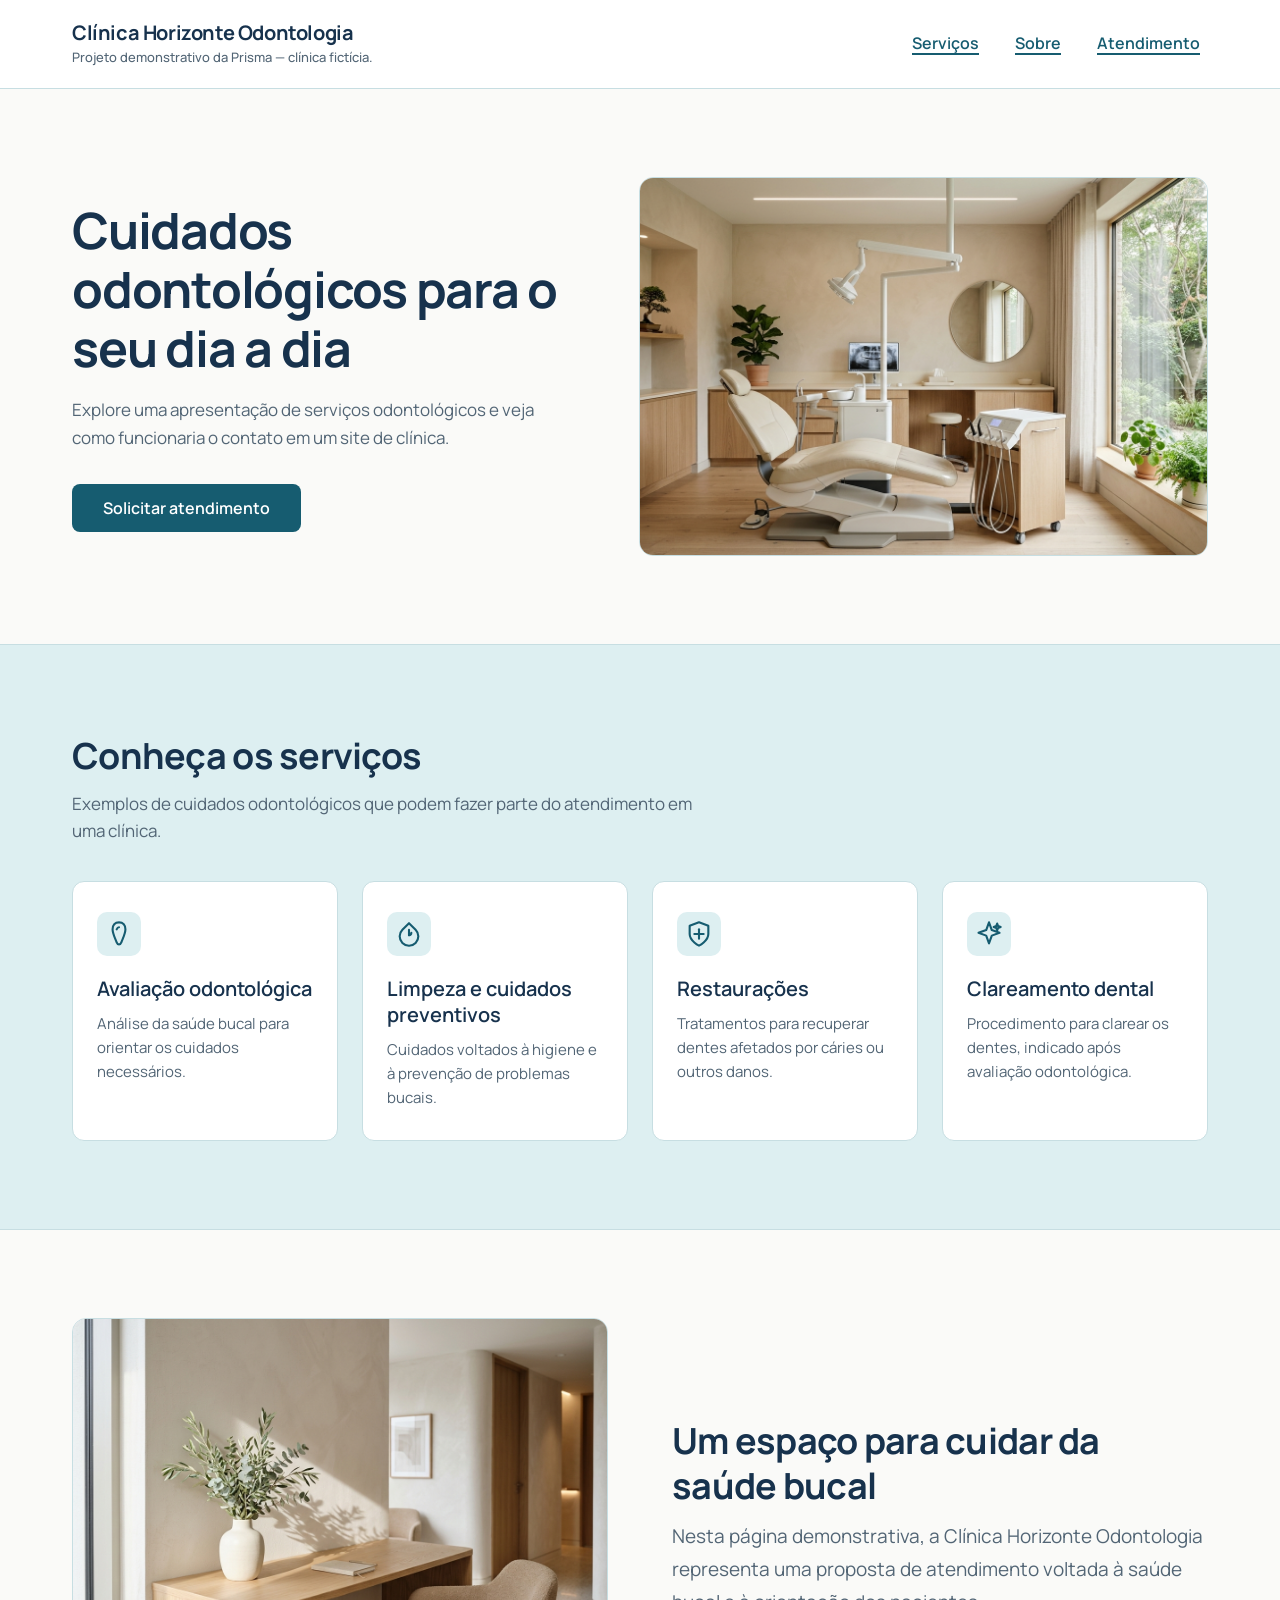
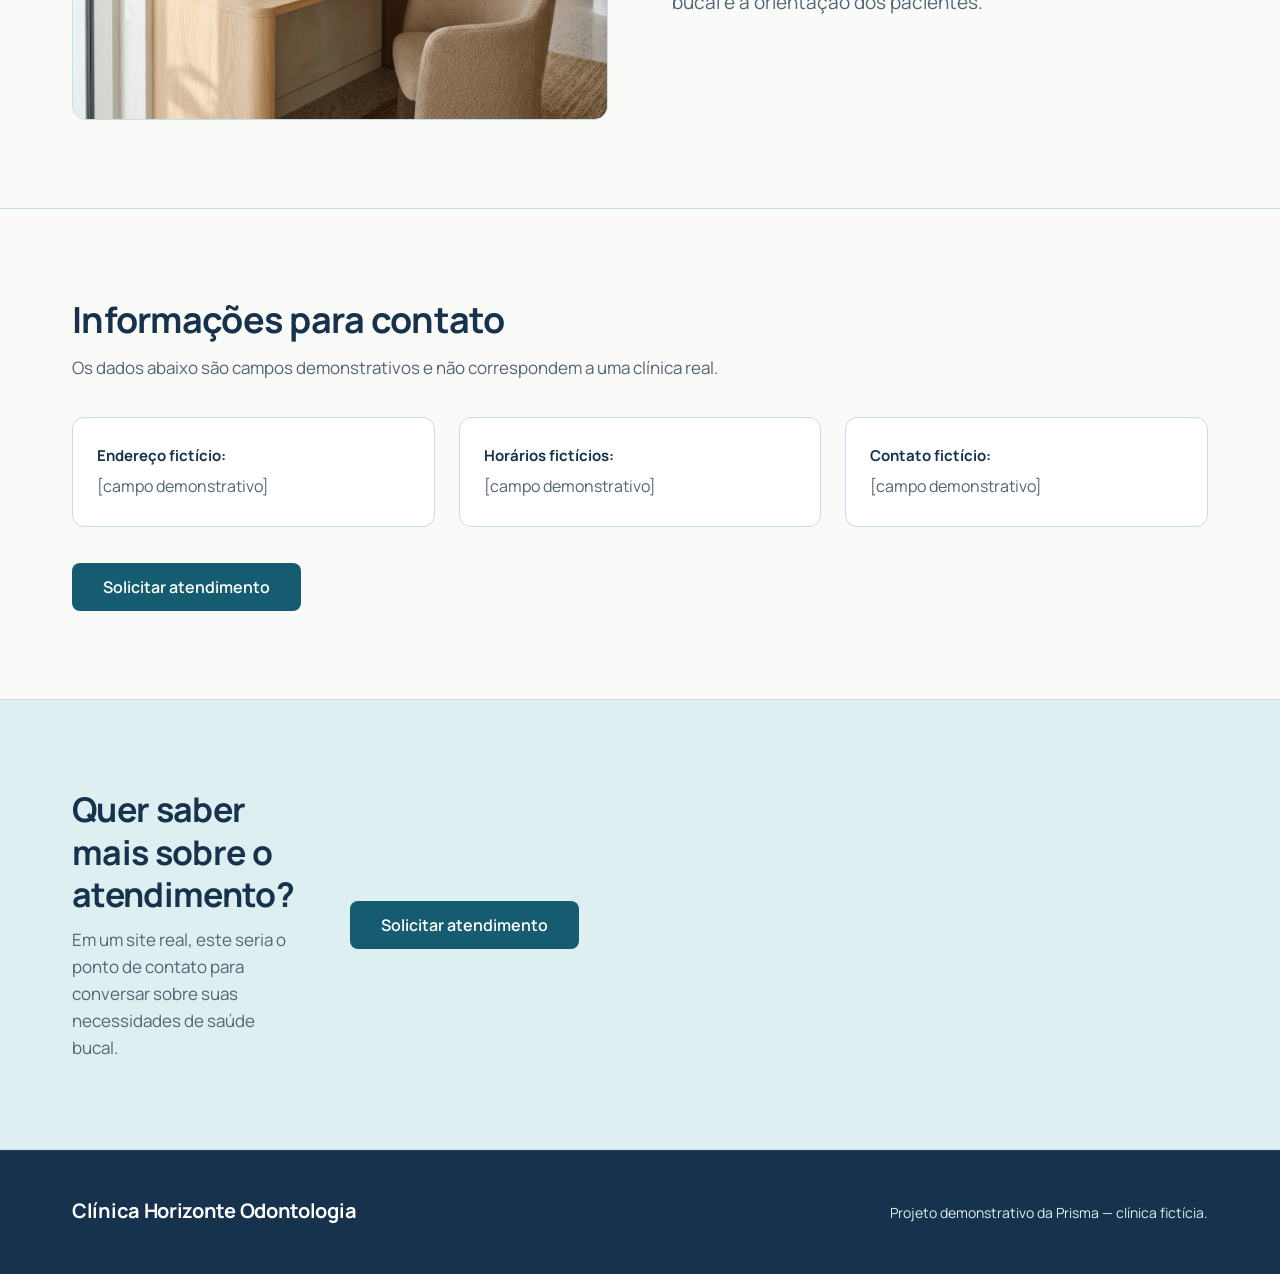
<file: index.html>
<!DOCTYPE html>
<html lang="pt-BR">
<head>
  <meta charset="UTF-8">
  <meta name="viewport" content="width=device-width, initial-scale=1.0">
  <title>Clínica Horizonte Odontologia — Projeto Demonstrativo da Prisma</title>
  
  <!-- Google Fonts: Manrope -->
  <link rel="preconnect" href="https://fonts.googleapis.com">
  <link rel="preconnect" href="https://fonts.gstatic.com" crossorigin>
  <link href="https://fonts.googleapis.com/css2?family=Manrope:wght@400;500;600;700&display=swap" rel="stylesheet">
  
  <link rel="stylesheet" href="styles.css">
</head>
<body>
  <!-- Link de acessibilidade para salto de conteúdo -->
  <a href="#abertura" class="skip-link">Pular para o conteúdo principal</a>

  <!-- 1. CABEÇALHO -->
  <header class="site-header">
    <div class="container header-container">
      <div class="brand-block">
        <span class="site-title">Clínica Horizonte Odontologia</span>
        <span class="demo-badge">Projeto demonstrativo da Prisma — clínica fictícia.</span>
      </div>
      <nav class="site-nav" aria-label="Navegação principal">
        <ul class="nav-list">
          <li><a href="#servicos" class="nav-link">Serviços</a></li>
          <li><a href="#sobre" class="nav-link">Sobre</a></li>
          <li><a href="#atendimento" class="nav-link">Atendimento</a></li>
        </ul>
      </nav>
    </div>
  </header>

  <main>
    <!-- 2. ABERTURA -->
    <section class="section section-hero" id="abertura" aria-labelledby="hero-title">
      <div class="container hero-container">
        <div class="hero-content">
          <h1 id="hero-title" class="hero-title">Cuidados odontológicos para o seu dia a dia</h1>
          <p class="hero-description">Explore uma apresentação de serviços odontológicos e veja como funcionaria o contato em um site de clínica.</p>
          <div class="action-group">
            <button type="button" class="btn btn-primary" id="btn-hero">Solicitar atendimento</button>
          </div>
        </div>
        <div class="hero-visual">
          <img src="images/clinica-ambiente-abertura.jpg" alt="Ambiente odontológico contemporâneo ilustrativo" width="1376" height="768" class="hero-img" loading="eager" decoding="async">
        </div>
      </div>
    </section>

    <!-- 3. SERVIÇOS -->
    <section class="section section-servicos" id="servicos" aria-labelledby="servicos-title">
      <div class="container">
        <header class="section-header">
          <h2 id="servicos-title" class="section-title">Conheça os serviços</h2>
          <p class="section-intro">Exemplos de cuidados odontológicos que podem fazer parte do atendimento em uma clínica.</p>
        </header>
        <div class="services-grid">
          <!-- Cartão 1 -->
          <article class="service-card">
            <div class="card-icon" aria-hidden="true">
              <svg width="28" height="28" viewBox="0 0 24 24" fill="none" stroke="currentColor" stroke-width="1.8" stroke-linecap="round" stroke-linejoin="round">
                <path d="M12 2C8.5 2 6.5 4.5 6.5 8c0 3.8 2 7.2 3.5 11.2.4 1.1 1.2 1.8 2 1.8s1.6-.7 2-1.8C15.5 15.2 17.5 11.8 17.5 8c0-3.5-2-6-5.5-6z"/>
                <path d="M10 8c.5-1.2 1.2-1.8 2-1.8"/>
              </svg>
            </div>
            <h3 class="card-title">Avaliação odontológica</h3>
            <p class="card-text">Análise da saúde bucal para orientar os cuidados necessários.</p>
          </article>

          <!-- Cartão 2 -->
          <article class="service-card">
            <div class="card-icon" aria-hidden="true">
              <svg width="28" height="28" viewBox="0 0 24 24" fill="none" stroke="currentColor" stroke-width="1.8" stroke-linecap="round" stroke-linejoin="round">
                <path d="M12 2.69l5.66 5.66a8 8 0 1 1-11.31 0z"/>
                <path d="M12 8.5v4.5"/>
                <path d="M12 13a2 2 0 0 0 2-2"/>
              </svg>
            </div>
            <h3 class="card-title">Limpeza e cuidados preventivos</h3>
            <p class="card-text">Cuidados voltados à higiene e à prevenção de problemas bucais.</p>
          </article>

          <!-- Cartão 3 -->
          <article class="service-card">
            <div class="card-icon" aria-hidden="true">
              <svg width="28" height="28" viewBox="0 0 24 24" fill="none" stroke="currentColor" stroke-width="1.8" stroke-linecap="round" stroke-linejoin="round">
                <path d="M12 22s8-4 8-10V5l-8-3-8 3v7c0 6 8 10 8 10z"/>
                <path d="M12 8v8"/>
                <path d="M8 12h8"/>
              </svg>
            </div>
            <h3 class="card-title">Restaurações</h3>
            <p class="card-text">Tratamentos para recuperar dentes afetados por cáries ou outros danos.</p>
          </article>

          <!-- Cartão 4 -->
          <article class="service-card">
            <div class="card-icon" aria-hidden="true">
              <svg width="28" height="28" viewBox="0 0 24 24" fill="none" stroke="currentColor" stroke-width="1.8" stroke-linecap="round" stroke-linejoin="round">
                <path d="M12 2l2.4 6.6L21 11l-6.6 2.4L12 20l-2.4-6.6L3 11l6.6-2.4z"/>
                <path d="M19 3l.8 2.2L22 6l-2.2.8L19 9l-.8-2.2L16 6l2.2-.8z"/>
              </svg>
            </div>
            <h3 class="card-title">Clareamento dental</h3>
            <p class="card-text">Procedimento para clarear os dentes, indicado após avaliação odontológica.</p>
          </article>
        </div>
      </div>
    </section>

    <!-- 4. SOBRE A CLÍNICA -->
    <section class="section section-sobre" id="sobre" aria-labelledby="sobre-title">
      <div class="container sobre-container">
        <div class="sobre-visual">
          <img src="images/clinica-ambiente-sobre.jpg" alt="Detalhe de instrumentos odontológicos ilustrativos" width="1200" height="896" class="sobre-img" loading="lazy" decoding="async">
        </div>
        <div class="sobre-content">
          <h2 id="sobre-title" class="section-title">Um espaço para cuidar da saúde bucal</h2>
          <p class="section-text">Nesta página demonstrativa, a Clínica Horizonte Odontologia representa uma proposta de atendimento voltada à saúde bucal e à orientação dos pacientes.</p>
        </div>
      </div>
    </section>

    <!-- 5. INFORMAÇÕES DE ATENDIMENTO -->
    <section class="section section-atendimento" id="atendimento" aria-labelledby="atendimento-title">
      <div class="container">
        <header class="section-header">
          <h2 id="atendimento-title" class="section-title">Informações para contato</h2>
          <p class="section-intro">Os dados abaixo são campos demonstrativos e não correspondem a uma clínica real.</p>
        </header>
        <div class="info-panel">
          <div class="info-item">
            <span class="info-label">Endereço fictício:</span>
            <span class="info-value">[campo demonstrativo]</span>
          </div>
          <div class="info-item">
            <span class="info-label">Horários fictícios:</span>
            <span class="info-value">[campo demonstrativo]</span>
          </div>
          <div class="info-item">
            <span class="info-label">Contato fictício:</span>
            <span class="info-value">[campo demonstrativo]</span>
          </div>
        </div>
        <div class="action-group atendimento-action">
          <button type="button" class="btn btn-primary" id="btn-contato">Solicitar atendimento</button>
        </div>
      </div>
    </section>

    <!-- 6. CHAMADA FINAL -->
    <section class="section section-chamada" id="chamada-final" aria-labelledby="chamada-title">
      <div class="container chamada-container">
        <div class="chamada-content">
          <h2 id="chamada-title" class="chamada-title">Quer saber mais sobre o atendimento?</h2>
          <p class="chamada-support">Em um site real, este seria o ponto de contato para conversar sobre suas necessidades de saúde bucal.</p>
        </div>
        <div class="action-group chamada-action">
          <button type="button" class="btn btn-primary" id="btn-final">Solicitar atendimento</button>
        </div>
      </div>
    </section>
  </main>

  <!-- 7. RODAPÉ -->
  <footer class="site-footer">
    <div class="container footer-container">
      <div class="footer-col-main">
        <span class="footer-title">Clínica Horizonte Odontologia</span>
      </div>
      <div class="footer-col-tag">
        <p class="footer-tag">Projeto demonstrativo da Prisma — clínica fictícia.</p>
      </div>
    </div>
  </footer>

  <script src="script.js"></script>
</body>
</html>
</file>
<file: styles.css>
/* ==========================================================================
   Variáveis e Paleta de Cores (Clínica Horizonte Odontologia)
   ========================================================================== */
:root {
  /* Cores obrigatórias */
  --color-fundo-principal: #FAFAF8;      /* Branco quente */
  --color-titulos-rodape: #17324D;       /* Azul profundo */
  --color-botoes-links: #165C70;         /* Azul-petróleo */
  --color-botoes-links-hover: #114959;   /* Hover discreto e elegante */
  --color-fundo-suave: #DDEFF1;          /* Azul-água claro */
  --color-cartoes: #FFFFFF;              /* Branco */
  --color-texto-secundario: #526575;     /* Cinza azulado */
  --color-foco-teclado: #A9D9E0;         /* Azul-claro de destaque */

  /* Cores auxiliares de contraste e borda */
  --color-texto-principal: #1A2833;      /* Texto de leitura com contraste ideal */
  --color-borda-fina: #C7DEE2;           /* Borda sutil e elegante */
  --color-branco-puro: #FFFFFF;

  /* Tipografia: Manrope com fallback sans-serif */
  --font-family-base: 'Manrope', -apple-system, BlinkMacSystemFont, "Segoe UI", Roboto, "Helvetica Neue", Arial, sans-serif;

  /* Espaçamentos e limites estruturais */
  --max-width-site: 1200px;
  --spacing-section-mobile: 60px;
  --spacing-section-desktop: 88px;       /* Faixa entre 72px e 96px */
  --padding-lateral-mobile: 24px;        /* Margem lateral de 24px no mobile */
  --padding-lateral-desktop: 32px;
}

/* ==========================================================================
   Reset e Configuração Global
   ========================================================================== */
*,
*::before,
*::after {
  box-sizing: border-box;
  margin: 0;
  padding: 0;
}

html {
  font-family: var(--font-family-base);
  font-size: 100%;
  color: var(--color-texto-principal);
  background-color: var(--color-fundo-principal);
  line-height: 1.6;
  scroll-behavior: smooth;
  -webkit-text-size-adjust: 100%;
}

@media (prefers-reduced-motion: reduce) {
  html {
    scroll-behavior: auto;
  }

  *,
  *::before,
  *::after {
    animation-duration: 0.01ms !important;
    animation-iteration-count: 1 !important;
    transition-duration: 0.01ms !important;
    scroll-behavior: auto !important;
  }
}

body {
  min-height: 100vh;
  display: flex;
  flex-direction: column;
  background-color: var(--color-fundo-principal);
  color: var(--color-texto-principal);
  -webkit-font-smoothing: antialiased;
  -moz-osx-font-smoothing: grayscale;
}

/* Link de salto para acessibilidade */
.skip-link {
  position: absolute;
  top: -120px;
  left: 24px;
  background-color: var(--color-botoes-links);
  color: var(--color-branco-puro);
  padding: 12px 20px;
  font-size: 0.875rem;
  font-weight: 600;
  border-radius: 6px;
  text-decoration: none;
  z-index: 9999;
  transition: top 0.2s ease;
}

.skip-link:focus-visible {
  top: 20px;
  outline: 3px solid var(--color-foco-teclado);
  outline-offset: 3px;
}

/* ==========================================================================
   Containers e Estrutura de Layout (Max-width 1200px)
   ========================================================================== */
.container {
  width: 100%;
  max-width: var(--max-width-site);
  margin-inline: auto;
  padding-inline: var(--padding-lateral-mobile);
}

@media (min-width: 768px) {
  .container {
    padding-inline: var(--padding-lateral-desktop);
  }
}

.section {
  padding-block: var(--spacing-section-mobile);
  scroll-margin-top: 2rem;
}

@media (min-width: 900px) {
  .section {
    padding-block: var(--spacing-section-desktop);
  }
}

.section-header {
  margin-bottom: 2.25rem;
}

.section-title {
  font-size: 1.75rem;
  font-weight: 700;
  color: var(--color-titulos-rodape);
  line-height: 1.25;
  letter-spacing: -0.02em;
  margin-bottom: 0.75rem;
}

@media (min-width: 768px) {
  .section-title {
    font-size: 2.25rem;
  }
}

.section-intro {
  font-size: 1.0625rem;
  color: var(--color-texto-secundario);
  line-height: 1.6;
  max-width: 65ch;
}

.section-text {
  font-size: 1.0625rem;
  color: var(--color-texto-secundario);
  line-height: 1.75;
}

@media (min-width: 768px) {
  .section-text {
    font-size: 1.1875rem;
  }
}

/* ==========================================================================
   Botões e Controles Interativos
   ========================================================================== */
.btn {
  display: inline-flex;
  align-items: center;
  justify-content: center;
  min-height: 48px;
  min-width: 48px;
  padding: 0.8125rem 1.875rem;
  font-family: inherit;
  font-size: 1rem;
  font-weight: 600;
  line-height: 1.25;
  text-align: center;
  border-radius: 8px;
  border: 1px solid transparent;
  cursor: pointer;
  text-decoration: none;
  transition: background-color 0.15s ease, box-shadow 0.15s ease;
}

.btn-primary {
  background-color: var(--color-botoes-links);
  color: var(--color-branco-puro);
}

.btn-primary:hover {
  background-color: var(--color-botoes-links-hover);
}

.btn-primary:focus {
  outline: none;
}

.btn-primary:focus-visible {
  outline: 3px solid var(--color-foco-teclado);
  outline-offset: 3px;
}

.action-group {
  display: flex;
  flex-direction: column;
  align-items: flex-start;
  width: 100%;
}

@media (max-width: 639px) {
  .action-group .btn {
    width: 100%;
  }
}

/* Feedback textual demonstrativo gerado pelo JavaScript */
.demo-feedback {
  margin-top: 0.875rem;
  padding: 0.875rem 1.125rem;
  background-color: var(--color-fundo-suave);
  color: var(--color-titulos-rodape);
  border-left: 4px solid var(--color-botoes-links);
  border-radius: 6px;
  font-size: 0.875rem;
  font-weight: 500;
  line-height: 1.45;
  width: 100%;
  max-width: 520px;
  opacity: 0;
  transform: translateY(-4px);
  transition: opacity 0.25s ease, transform 0.25s ease;
}

.demo-feedback.visible {
  opacity: 1;
  transform: translateY(0);
}

/* ==========================================================================
   1. Cabeçalho (Fundo branco, sem position: fixed, sem hambúrguer)
   ========================================================================== */
.site-header {
  background-color: var(--color-cartoes);
  border-bottom: 1px solid var(--color-borda-fina);
  padding-block: 1.25rem;
}

.header-container {
  display: flex;
  flex-direction: column;
  gap: 1rem;
}

@media (min-width: 768px) {
  .header-container {
    flex-direction: row;
    justify-content: space-between;
    align-items: center;
    gap: 1.5rem;
  }
}

.brand-block {
  display: flex;
  flex-direction: column;
  align-items: flex-start;
  gap: 0.25rem;
}

.site-title {
  font-size: 1.25rem;
  font-weight: 700;
  color: var(--color-titulos-rodape);
  letter-spacing: -0.02em;
  line-height: 1.2;
}

.demo-badge {
  font-size: 0.8125rem;
  color: var(--color-texto-secundario);
  font-weight: 500;
  line-height: 1.35;
}

.site-nav {
  display: block;
}

.nav-list {
  display: flex;
  flex-wrap: wrap;
  align-items: center;
  gap: 0.5rem 1.25rem;
  list-style: none;
}

.nav-link {
  display: inline-flex;
  align-items: center;
  justify-content: center;
  min-height: 48px;
  min-width: 48px;
  padding: 0.5rem 0.5rem;
  color: var(--color-botoes-links);
  font-size: 1rem;
  font-weight: 600;
  text-decoration: underline;
  text-decoration-thickness: 1.5px;
  text-underline-offset: 4px;
  border-radius: 6px;
  transition: text-decoration-thickness 0.15s ease, color 0.15s ease;
}

.nav-link:hover {
  color: var(--color-botoes-links-hover);
  text-decoration-thickness: 3px;
}

.nav-link:focus {
  outline: none;
}

.nav-link:focus-visible {
  outline: 3px solid var(--color-foco-teclado);
  outline-offset: 3px;
}

/* ==========================================================================
   2. Abertura (#abertura, Fundo: #FAFAF8)
   ========================================================================== */
.section-hero {
  background-color: var(--color-fundo-principal);
}

.hero-container {
  display: flex;
  flex-direction: column;
  gap: 2.25rem;
}

@media (min-width: 900px) {
  .hero-container {
    display: grid;
    grid-template-columns: 45% 1fr;
    align-items: center;
    gap: 3.5rem;
  }
}

.hero-content {
  display: flex;
  flex-direction: column;
  align-items: flex-start;
}

.hero-title {
  font-size: 2rem;
  font-weight: 700;
  color: var(--color-titulos-rodape);
  line-height: 1.18;
  letter-spacing: -0.025em;
  margin-bottom: 1.125rem;
}

@media (min-width: 768px) {
  .hero-title {
    font-size: 2.75rem;
  }
}

@media (min-width: 1024px) {
  .hero-title {
    font-size: 3.125rem;
  }
}

.hero-description {
  font-size: 1.0625rem;
  color: var(--color-texto-secundario);
  line-height: 1.65;
  margin-bottom: 2rem;
  max-width: 48ch;
}

.hero-visual {
  width: 100%;
  display: flex;
  justify-content: center;
}

.hero-img {
  width: 100%;
  height: auto;
  display: block;
  border-radius: 14px;
  border: 1px solid var(--color-borda-fina);
  object-fit: cover;
  aspect-ratio: 4 / 3;
}

@media (min-width: 900px) {
  .hero-img {
    aspect-ratio: 3 / 2;
  }
}

/* ==========================================================================
   3. Serviços (#servicos, Fundo: #DDEFF1, cartões max-width 1200px)
   ========================================================================== */
.section-servicos {
  background-color: var(--color-fundo-suave);
  border-top: 1px solid var(--color-borda-fina);
  border-bottom: 1px solid var(--color-borda-fina);
}

.services-grid {
  display: grid;
  grid-template-columns: 1fr;
  gap: 1.25rem;
}

@media (min-width: 600px) {
  .services-grid {
    grid-template-columns: repeat(2, minmax(0, 1fr));
  }
}

@media (min-width: 992px) {
  .services-grid {
    grid-template-columns: repeat(4, minmax(0, 1fr));
    gap: 1.5rem;
  }
}

.service-card {
  background-color: var(--color-cartoes);
  border: 1px solid var(--color-borda-fina);
  border-radius: 12px;
  padding: 1.875rem 1.5rem;
  display: flex;
  flex-direction: column;
  align-items: flex-start;
  cursor: default;
}

.card-icon {
  width: 44px;
  height: 44px;
  border-radius: 10px;
  background-color: var(--color-fundo-suave);
  color: var(--color-botoes-links);
  display: inline-flex;
  align-items: center;
  justify-content: center;
  margin-bottom: 1.25rem;
}

.card-title {
  font-size: 1.25rem;
  font-weight: 600;
  color: var(--color-titulos-rodape);
  line-height: 1.3;
  margin-bottom: 0.625rem;
  text-align: left;
}

.card-text {
  font-size: 0.9375rem;
  color: var(--color-texto-secundario);
  line-height: 1.6;
  text-align: left;
}

/* ==========================================================================
   4. Sobre (#sobre, Fundo: #FAFAF8)
   ========================================================================== */
.section-sobre {
  background-color: var(--color-fundo-principal);
}

.sobre-container {
  display: flex;
  flex-direction: column;
  gap: 2.25rem;
}

@media (min-width: 900px) {
  .sobre-container {
    display: grid;
    grid-template-columns: 1fr 1fr;
    align-items: center;
    gap: 4rem;
  }
}

.sobre-content {
  display: flex;
  flex-direction: column;
  align-items: flex-start;
}

/* No mobile: Texto primeiro, Imagem depois. No desktop: Imagem à esquerda, Texto à direita */
@media (min-width: 900px) {
  .sobre-visual {
    order: 1;
  }
  .sobre-content {
    order: 2;
  }
}

.sobre-visual {
  width: 100%;
  display: flex;
  justify-content: center;
}

.sobre-img {
  width: 100%;
  height: auto;
  aspect-ratio: 4 / 3;
  object-fit: cover;
  border-radius: 14px;
  border: 1px solid var(--color-borda-fina);
  display: block;
}

/* ==========================================================================
   5. Atendimento (#atendimento, Fundo: #FAFAF8)
   ========================================================================== */
.section-atendimento {
  background-color: var(--color-fundo-principal);
  border-top: 1px solid var(--color-borda-fina);
}

.info-panel {
  display: grid;
  grid-template-columns: 1fr;
  gap: 1.25rem;
  margin-bottom: 2.25rem;
}

@media (min-width: 768px) {
  .info-panel {
    grid-template-columns: repeat(3, minmax(0, 1fr));
    gap: 1.5rem;
  }
}

.info-item {
  background-color: var(--color-cartoes);
  border: 1px solid var(--color-borda-fina);
  border-radius: 12px;
  padding: 1.75rem 1.5rem;
  display: flex;
  flex-direction: column;
  gap: 0.5rem;
  cursor: default;
}

.info-label {
  font-size: 0.9375rem;
  font-weight: 700;
  color: var(--color-titulos-rodape);
  line-height: 1.35;
}

.info-value {
  font-size: 1rem;
  color: var(--color-texto-secundario);
  line-height: 1.5;
}

.atendimento-action {
  margin-top: 0.5rem;
}

/* ==========================================================================
   6. Chamada Final (#chamada-final, Fundo: #DDEFF1)
   ========================================================================== */
.section-chamada {
  background-color: var(--color-fundo-suave);
  border-top: 1px solid var(--color-borda-fina);
  border-bottom: 1px solid var(--color-borda-fina);
}

.chamada-container {
  display: flex;
  flex-direction: column;
  align-items: flex-start;
  gap: 1.75rem;
}

@media (min-width: 900px) {
  .chamada-container {
    flex-direction: row;
    justify-content: space-between;
    align-items: center;
    gap: 3.5rem;
  }

  .chamada-content {
    flex: 1;
    max-width: 650px;
  }

  .chamada-action {
    flex: 0 0 auto;
    min-width: 280px;
  }
}

.chamada-title {
  font-size: 1.75rem;
  font-weight: 700;
  color: var(--color-titulos-rodape);
  line-height: 1.25;
  letter-spacing: -0.02em;
  margin-bottom: 0.625rem;
}

@media (min-width: 768px) {
  .chamada-title {
    font-size: 2.125rem;
  }
}

.chamada-support {
  font-size: 1.0625rem;
  color: var(--color-texto-secundario);
  line-height: 1.6;
}

/* ==========================================================================
   7. Rodapé (Fundo: #17324D)
   ========================================================================== */
.site-footer {
  margin-top: auto;
  background-color: var(--color-titulos-rodape);
  color: var(--color-fundo-suave);
  padding-block: 3rem;
  border-top: 1px solid rgba(255, 255, 255, 0.08);
}

.footer-container {
  display: flex;
  flex-direction: column;
  gap: 0.75rem;
}

@media (min-width: 768px) {
  .footer-container {
    flex-direction: row;
    justify-content: space-between;
    align-items: center;
  }
}

.footer-title {
  font-size: 1.25rem;
  font-weight: 700;
  color: var(--color-branco-puro);
  letter-spacing: -0.015em;
  line-height: 1.2;
}

.footer-tag {
  font-size: 0.875rem;
  color: var(--color-fundo-suave);
  line-height: 1.5;
}
</file>
